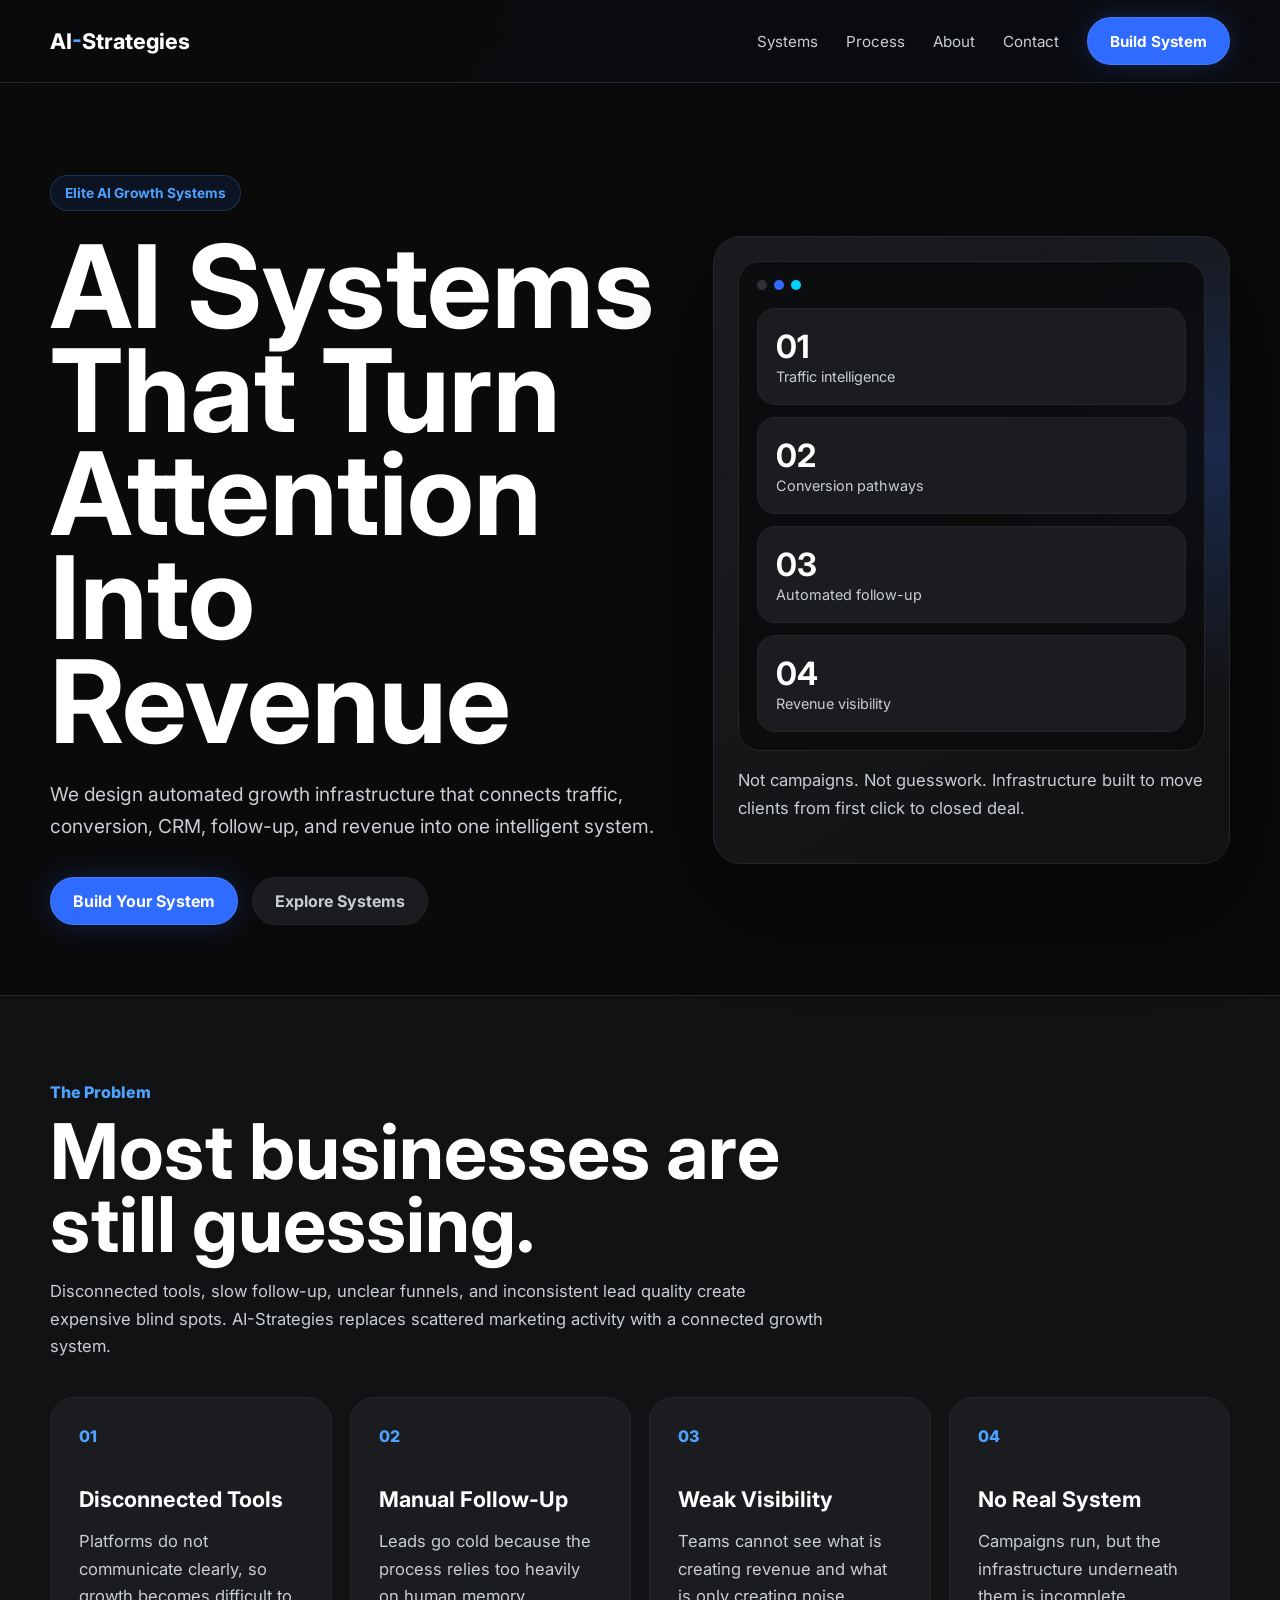
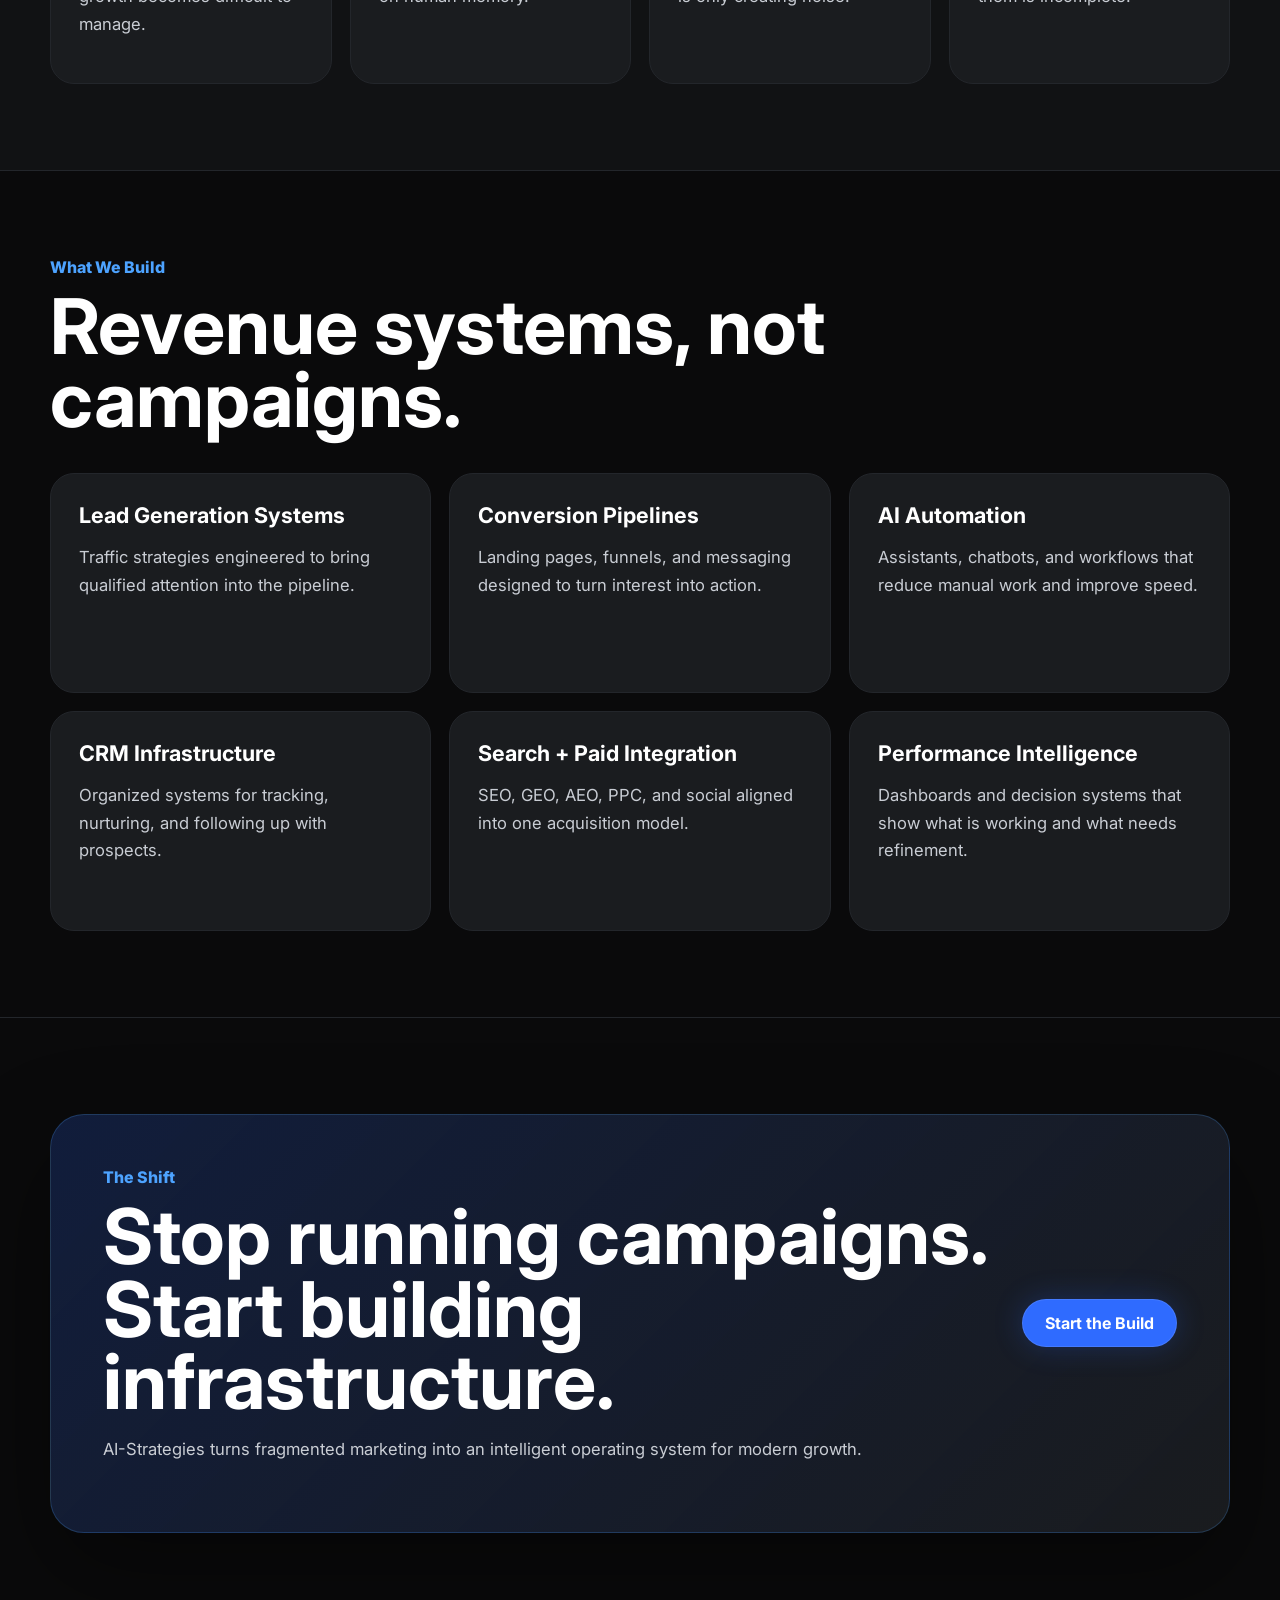
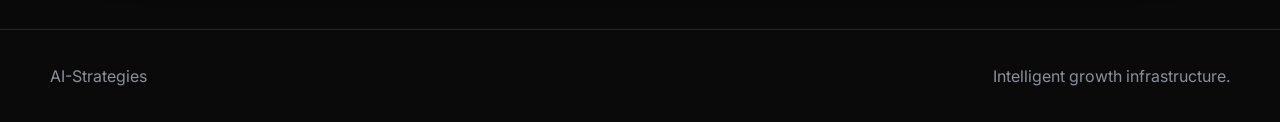
<file: index.html>
<!doctype html>
<html lang="en">
<head>
  <meta charset="utf-8">
  <meta name="viewport" content="width=device-width, initial-scale=1">
  <title>AI-Strategies | Intelligent Growth Infrastructure</title>
  <link rel="preconnect" href="https://fonts.googleapis.com">
  <link rel="preconnect" href="https://fonts.gstatic.com" crossorigin>
  <link href="https://fonts.googleapis.com/css2?family=Inter:wght@400;500;600;700;750;800&display=swap" rel="stylesheet">
  <link rel="stylesheet" href="CSS/style-rick-palette.css">
</head>
<body>

<nav class="nav">
  <div class="container nav-inner">
    <a class="logo" href="index.html">AI<span>-</span>Strategies</a>
    <div class="nav-links">
      <a href="systems.html">Systems</a>
      <a href="process.html">Process</a>
      <a href="about.html">About</a>
      <a href="contact.html">Contact</a>
      <a class="btn" href="contact.html">Build System</a>
    </div>
  </div>
</nav>

<main>

<section class="hero">
  <div class="container hero-grid">
    <div>
      <div class="eyebrow">Elite AI Growth Systems</div>
      <h1>AI Systems That Turn Attention Into Revenue</h1>
      <p class="hero-copy">We design automated growth infrastructure that connects traffic, conversion, CRM, follow-up, and revenue into one intelligent system.</p>
      <div class="hero-actions">
        <a class="btn" href="contact.html">Build Your System</a>
        <a class="btn secondary" href="systems.html">Explore Systems</a>
      </div>
    </div>
    <div class="hero-card">
      <div class="system-window">
        <div class="window-top"><span class="dot"></span><span class="dot"></span><span class="dot"></span></div>
        <div class="metric-grid">
          <div class="metric"><strong>01</strong><span>Traffic intelligence</span></div>
          <div class="metric"><strong>02</strong><span>Conversion pathways</span></div>
          <div class="metric"><strong>03</strong><span>Automated follow-up</span></div>
          <div class="metric"><strong>04</strong><span>Revenue visibility</span></div>
        </div>
      </div>
      <p>Not campaigns. Not guesswork. Infrastructure built to move clients from first click to closed deal.</p>
    </div>
  </div>
</section>

<section class="section">
  <div class="container">
    <div class="section-head">
      <div class="kicker">The Problem</div>
      <h2>Most businesses are still guessing.</h2>
      <p>Disconnected tools, slow follow-up, unclear funnels, and inconsistent lead quality create expensive blind spots. AI-Strategies replaces scattered marketing activity with a connected growth system.</p>
    </div>
    <div class="grid-4">
      <div class="card"><div class="num">01</div><h3>Disconnected Tools</h3><p>Platforms do not communicate clearly, so growth becomes difficult to manage.</p></div>
      <div class="card"><div class="num">02</div><h3>Manual Follow-Up</h3><p>Leads go cold because the process relies too heavily on human memory.</p></div>
      <div class="card"><div class="num">03</div><h3>Weak Visibility</h3><p>Teams cannot see what is creating revenue and what is only creating noise.</p></div>
      <div class="card"><div class="num">04</div><h3>No Real System</h3><p>Campaigns run, but the infrastructure underneath them is incomplete.</p></div>
    </div>
  </div>
</section>

<section class="section">
  <div class="container">
    <div class="section-head">
      <div class="kicker">What We Build</div>
      <h2>Revenue systems, not campaigns.</h2>
    </div>
    <div class="grid-3">
      <div class="card"><h3>Lead Generation Systems</h3><p>Traffic strategies engineered to bring qualified attention into the pipeline.</p></div>
      <div class="card"><h3>Conversion Pipelines</h3><p>Landing pages, funnels, and messaging designed to turn interest into action.</p></div>
      <div class="card"><h3>AI Automation</h3><p>Assistants, chatbots, and workflows that reduce manual work and improve speed.</p></div>
      <div class="card"><h3>CRM Infrastructure</h3><p>Organized systems for tracking, nurturing, and following up with prospects.</p></div>
      <div class="card"><h3>Search + Paid Integration</h3><p>SEO, GEO, AEO, PPC, and social aligned into one acquisition model.</p></div>
      <div class="card"><h3>Performance Intelligence</h3><p>Dashboards and decision systems that show what is working and what needs refinement.</p></div>
    </div>
  </div>
</section>

<section class="cta">
  <div class="container cta-box">
    <div>
      <div class="kicker">The Shift</div>
      <h2>Stop running campaigns. Start building infrastructure.</h2>
      <p>AI-Strategies turns fragmented marketing into an intelligent operating system for modern growth.</p>
    </div>
    <a class="btn" href="contact.html">Start the Build</a>
  </div>
</section>

</main>

<footer class="footer">
  <div class="container footer-inner">
    <div>AI-Strategies</div>
    <div>Intelligent growth infrastructure.</div>
  </div>
</footer>

</body>
</html>
</file>
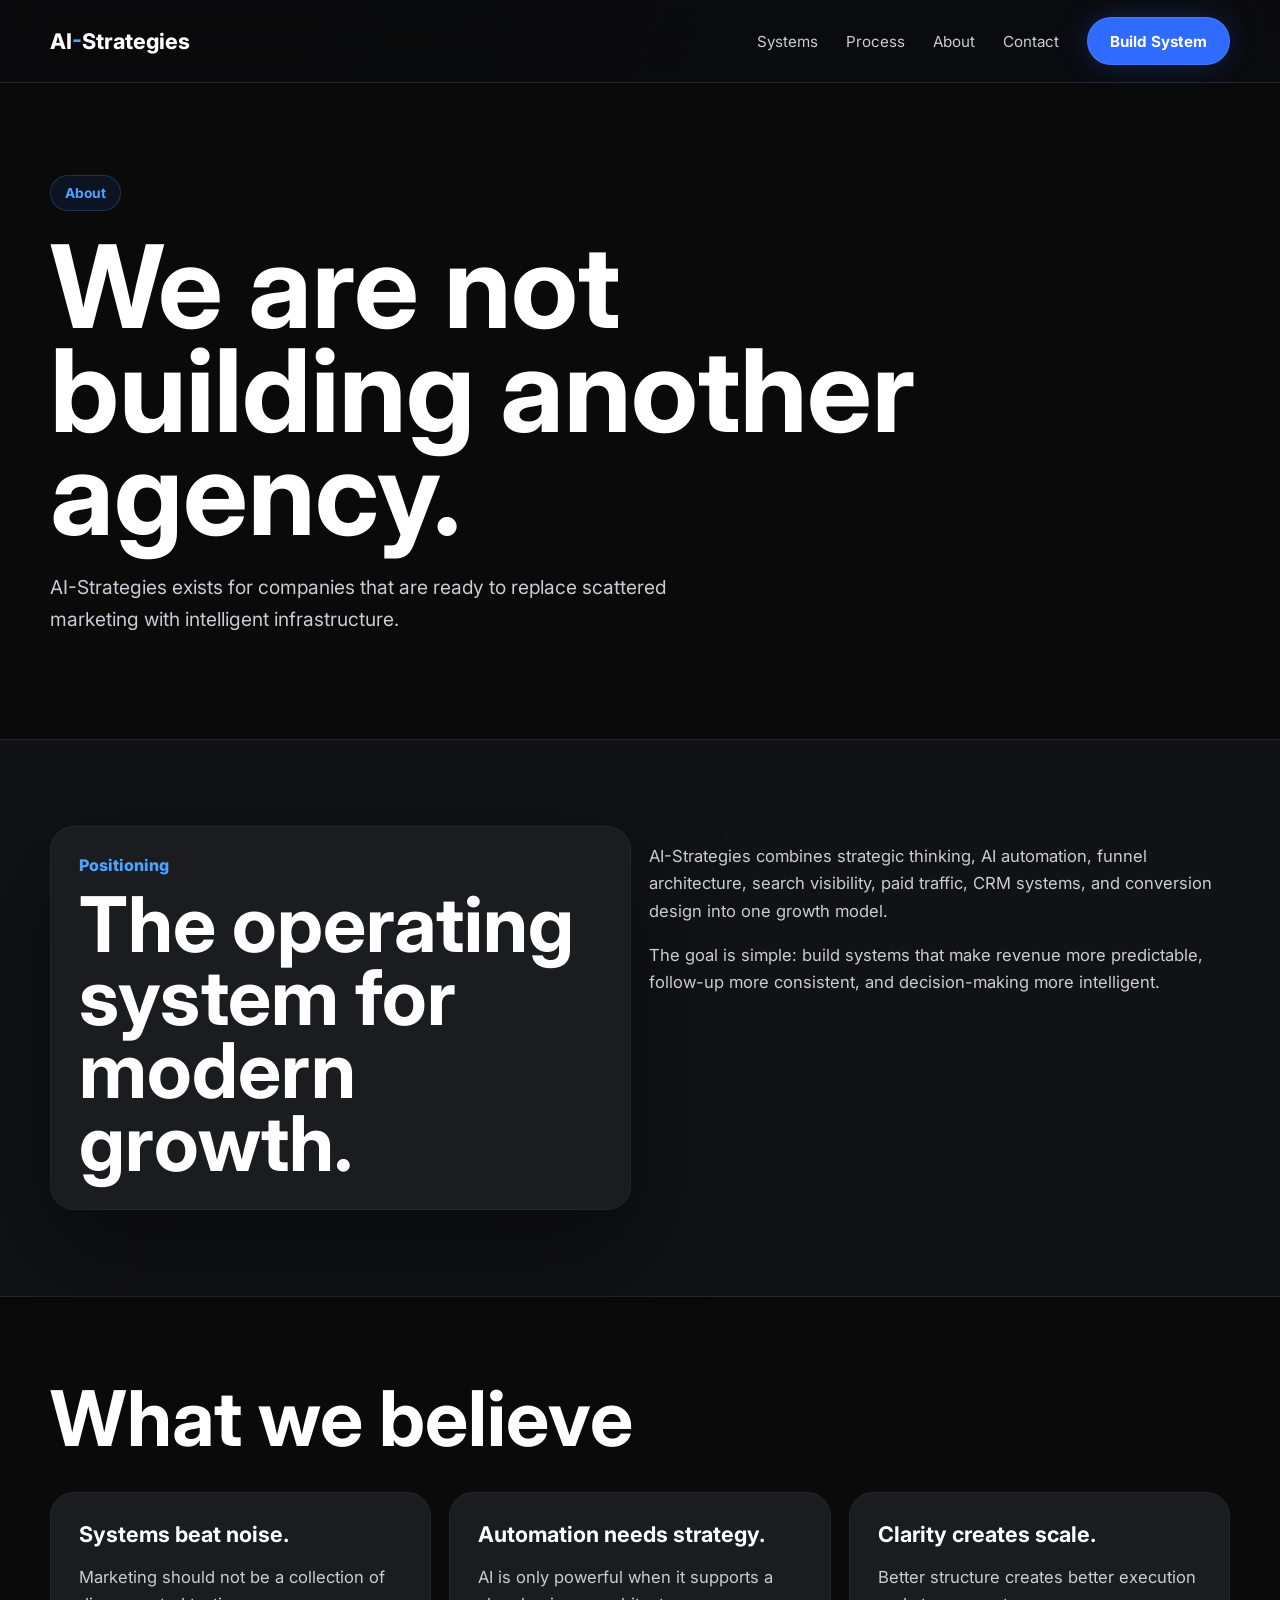
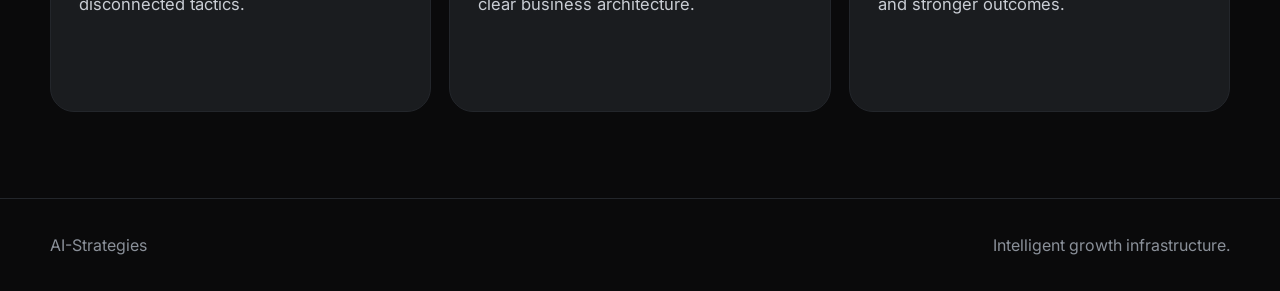
<file: about.html>
<!doctype html>
<html lang="en">
<head>
  <meta charset="utf-8">
  <meta name="viewport" content="width=device-width, initial-scale=1">
  <title>About | AI-Strategies</title>
  <link rel="preconnect" href="https://fonts.googleapis.com">
  <link rel="preconnect" href="https://fonts.gstatic.com" crossorigin>
  <link href="https://fonts.googleapis.com/css2?family=Inter:wght@400;500;600;700;750;800&display=swap" rel="stylesheet">
  <link rel="stylesheet" href="CSS/style-rick-palette.css">
</head>
<body>

<nav class="nav">
  <div class="container nav-inner">
    <a class="logo" href="index.html">AI<span>-</span>Strategies</a>
    <div class="nav-links">
      <a href="systems.html">Systems</a>
      <a href="process.html">Process</a>
      <a href="about.html">About</a>
      <a href="contact.html">Contact</a>
      <a class="btn" href="contact.html">Build System</a>
    </div>
  </div>
</nav>

<main>

<section class="hero">
  <div class="container">
    <div class="eyebrow">About</div>
    <h1>We are not building another agency.</h1>
    <p class="hero-copy">AI-Strategies exists for companies that are ready to replace scattered marketing with intelligent infrastructure.</p>
  </div>
</section>

<section class="section">
  <div class="container grid-2">
    <div class="panel card">
      <div class="kicker">Positioning</div>
      <h2>The operating system for modern growth.</h2>
    </div>
    <div>
      <p>AI-Strategies combines strategic thinking, AI automation, funnel architecture, search visibility, paid traffic, CRM systems, and conversion design into one growth model.</p>
      <p>The goal is simple: build systems that make revenue more predictable, follow-up more consistent, and decision-making more intelligent.</p>
    </div>
  </div>
</section>

<section class="section">
  <div class="container">
    <div class="section-head"><h2>What we believe</h2></div>
    <div class="grid-3">
      <div class="card"><h3>Systems beat noise.</h3><p>Marketing should not be a collection of disconnected tactics.</p></div>
      <div class="card"><h3>Automation needs strategy.</h3><p>AI is only powerful when it supports a clear business architecture.</p></div>
      <div class="card"><h3>Clarity creates scale.</h3><p>Better structure creates better execution and stronger outcomes.</p></div>
    </div>
  </div>
</section>

</main>

<footer class="footer">
  <div class="container footer-inner">
    <div>AI-Strategies</div>
    <div>Intelligent growth infrastructure.</div>
  </div>
</footer>

</body>
</html>
</file>
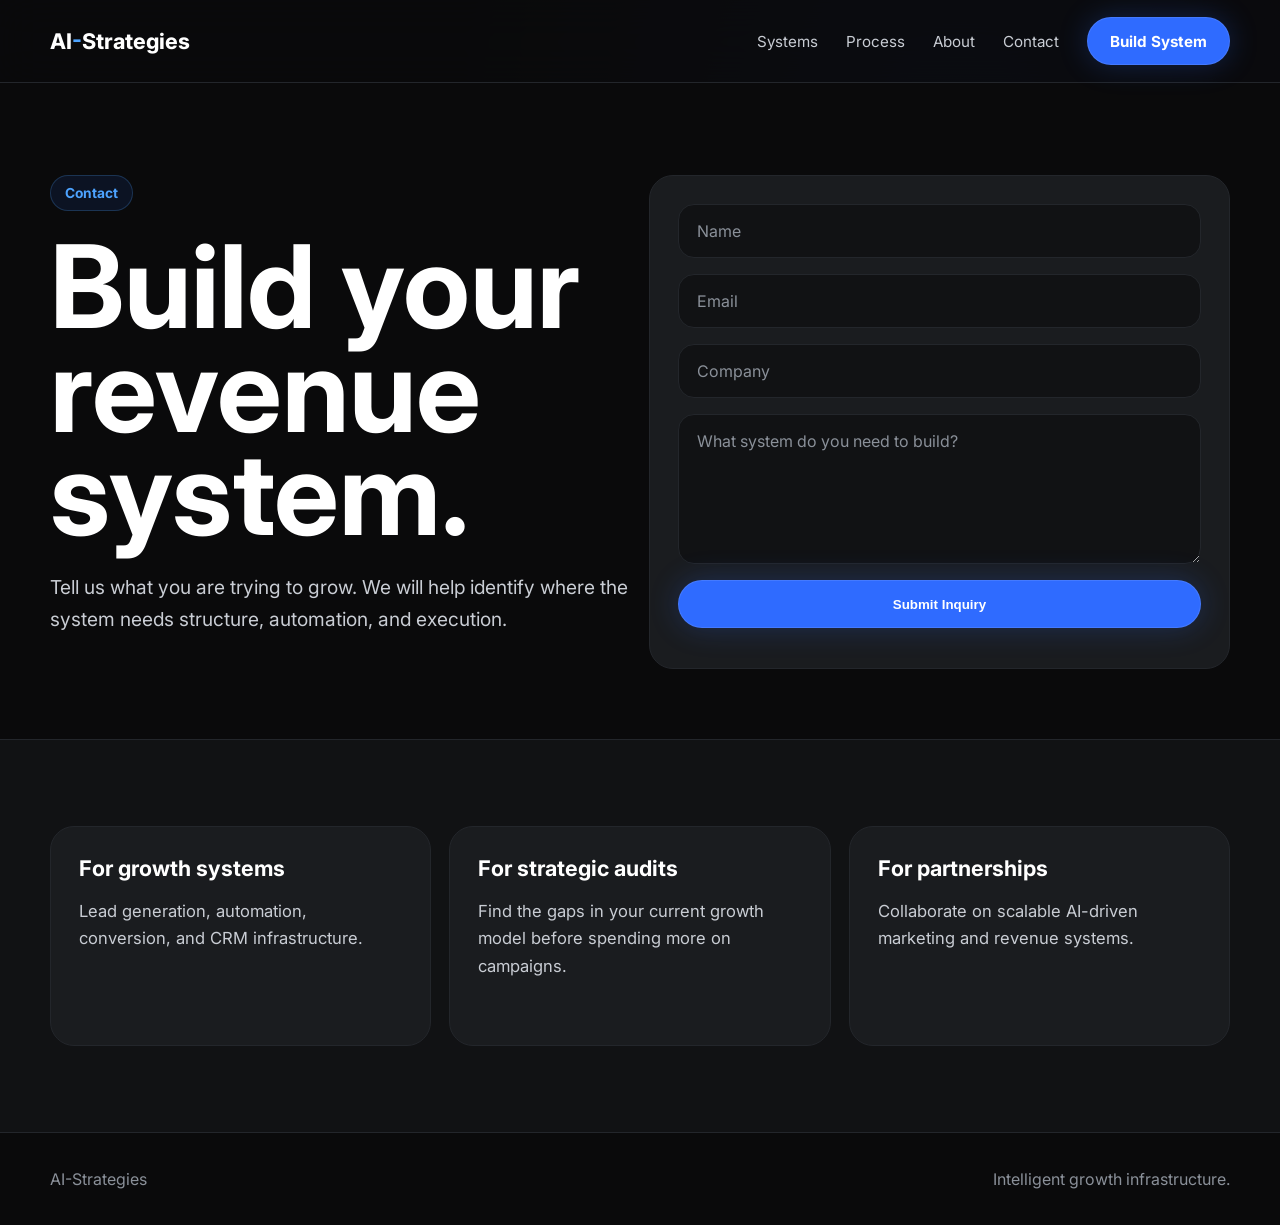
<file: contact.html>
<!doctype html>
<html lang="en">
<head>
  <meta charset="utf-8">
  <meta name="viewport" content="width=device-width, initial-scale=1">
  <title>Contact | AI-Strategies</title>
  <link rel="preconnect" href="https://fonts.googleapis.com">
  <link rel="preconnect" href="https://fonts.gstatic.com" crossorigin>
  <link href="https://fonts.googleapis.com/css2?family=Inter:wght@400;500;600;700;750;800&display=swap" rel="stylesheet">
  <link rel="stylesheet" href="CSS/style-rick-palette.css">
</head>
<body>

<nav class="nav">
  <div class="container nav-inner">
    <a class="logo" href="index.html">AI<span>-</span>Strategies</a>
    <div class="nav-links">
      <a href="systems.html">Systems</a>
      <a href="process.html">Process</a>
      <a href="about.html">About</a>
      <a href="contact.html">Contact</a>
      <a class="btn" href="contact.html">Build System</a>
    </div>
  </div>
</nav>

<main>

<section class="hero">
  <div class="container grid-2">
    <div>
      <div class="eyebrow">Contact</div>
      <h1>Build your revenue system.</h1>
      <p class="hero-copy">Tell us what you are trying to grow. We will help identify where the system needs structure, automation, and execution.</p>
    </div>
    <div class="card">
      <form class="form">
        <input type="text" placeholder="Name">
        <input type="email" placeholder="Email">
        <input type="text" placeholder="Company">
        <textarea placeholder="What system do you need to build?"></textarea>
        <button class="btn" type="button">Submit Inquiry</button>
      </form>
    </div>
  </div>
</section>

<section class="section">
  <div class="container grid-3">
    <div class="card"><h3>For growth systems</h3><p>Lead generation, automation, conversion, and CRM infrastructure.</p></div>
    <div class="card"><h3>For strategic audits</h3><p>Find the gaps in your current growth model before spending more on campaigns.</p></div>
    <div class="card"><h3>For partnerships</h3><p>Collaborate on scalable AI-driven marketing and revenue systems.</p></div>
  </div>
</section>

</main>

<footer class="footer">
  <div class="container footer-inner">
    <div>AI-Strategies</div>
    <div>Intelligent growth infrastructure.</div>
  </div>
</footer>

</body>
</html>
</file>
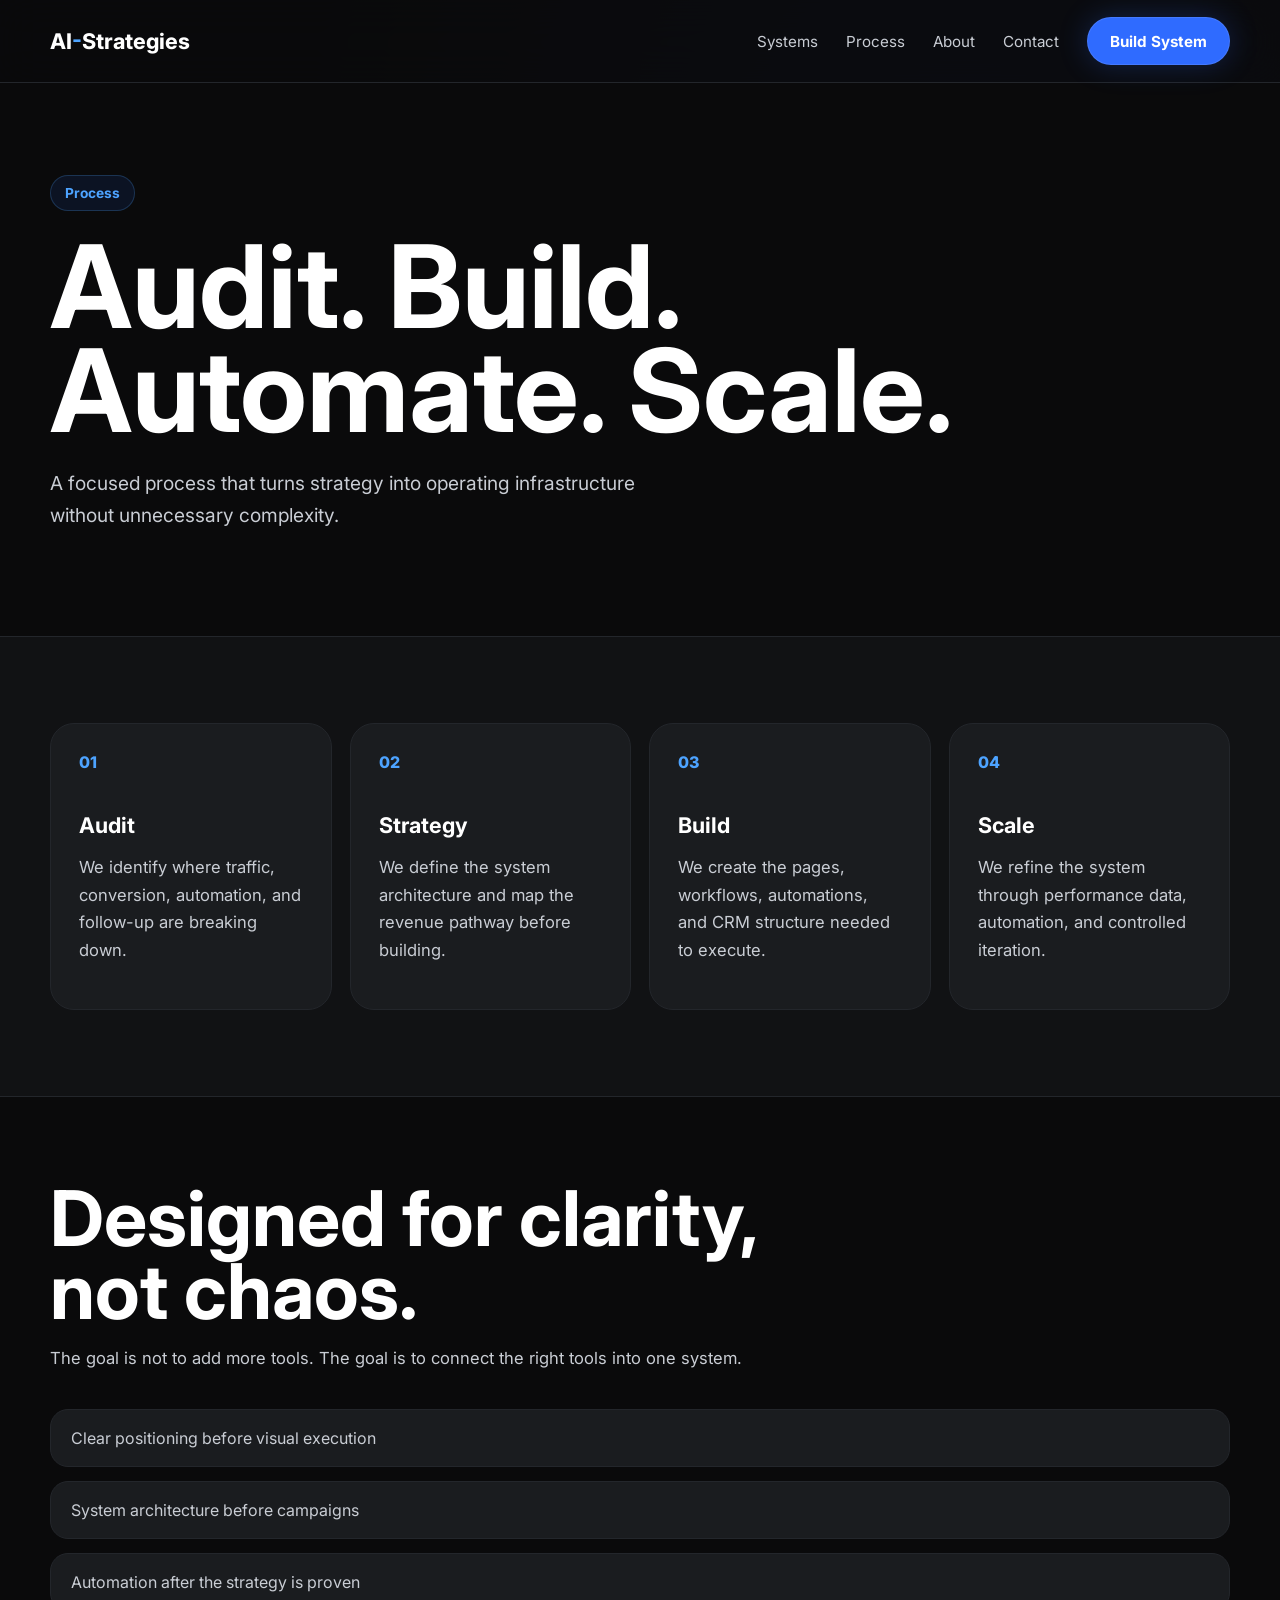
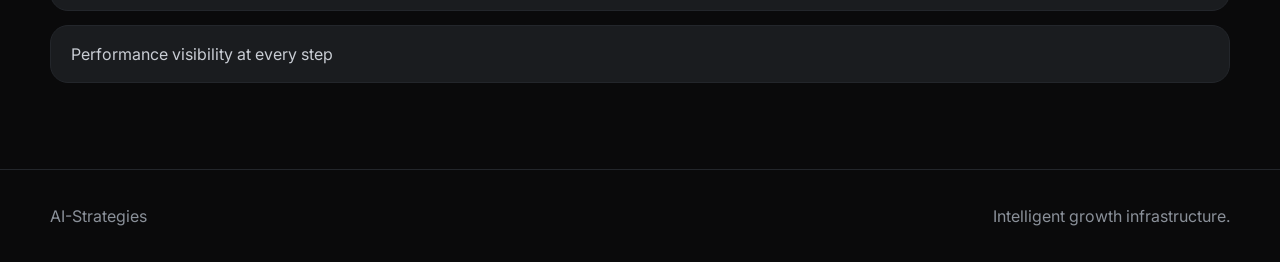
<file: process.html>
<!doctype html>
<html lang="en">
<head>
  <meta charset="utf-8">
  <meta name="viewport" content="width=device-width, initial-scale=1">
  <title>Process | AI-Strategies</title>
  <link rel="preconnect" href="https://fonts.googleapis.com">
  <link rel="preconnect" href="https://fonts.gstatic.com" crossorigin>
  <link href="https://fonts.googleapis.com/css2?family=Inter:wght@400;500;600;700;750;800&display=swap" rel="stylesheet">
  <link rel="stylesheet" href="CSS/style-rick-palette.css">
</head>
<body>

<nav class="nav">
  <div class="container nav-inner">
    <a class="logo" href="index.html">AI<span>-</span>Strategies</a>
    <div class="nav-links">
      <a href="systems.html">Systems</a>
      <a href="process.html">Process</a>
      <a href="about.html">About</a>
      <a href="contact.html">Contact</a>
      <a class="btn" href="contact.html">Build System</a>
    </div>
  </div>
</nav>

<main>

<section class="hero">
  <div class="container">
    <div class="eyebrow">Process</div>
    <h1>Audit. Build. Automate. Scale.</h1>
    <p class="hero-copy">A focused process that turns strategy into operating infrastructure without unnecessary complexity.</p>
  </div>
</section>

<section class="section">
  <div class="container grid-4">
    <div class="card"><div class="num">01</div><h3>Audit</h3><p>We identify where traffic, conversion, automation, and follow-up are breaking down.</p></div>
    <div class="card"><div class="num">02</div><h3>Strategy</h3><p>We define the system architecture and map the revenue pathway before building.</p></div>
    <div class="card"><div class="num">03</div><h3>Build</h3><p>We create the pages, workflows, automations, and CRM structure needed to execute.</p></div>
    <div class="card"><div class="num">04</div><h3>Scale</h3><p>We refine the system through performance data, automation, and controlled iteration.</p></div>
  </div>
</section>

<section class="section">
  <div class="container">
    <div class="section-head"><h2>Designed for clarity, not chaos.</h2><p>The goal is not to add more tools. The goal is to connect the right tools into one system.</p></div>
    <div class="list">
      <div class="list-item">Clear positioning before visual execution</div>
      <div class="list-item">System architecture before campaigns</div>
      <div class="list-item">Automation after the strategy is proven</div>
      <div class="list-item">Performance visibility at every step</div>
    </div>
  </div>
</section>

</main>

<footer class="footer">
  <div class="container footer-inner">
    <div>AI-Strategies</div>
    <div>Intelligent growth infrastructure.</div>
  </div>
</footer>

</body>
</html>
</file>
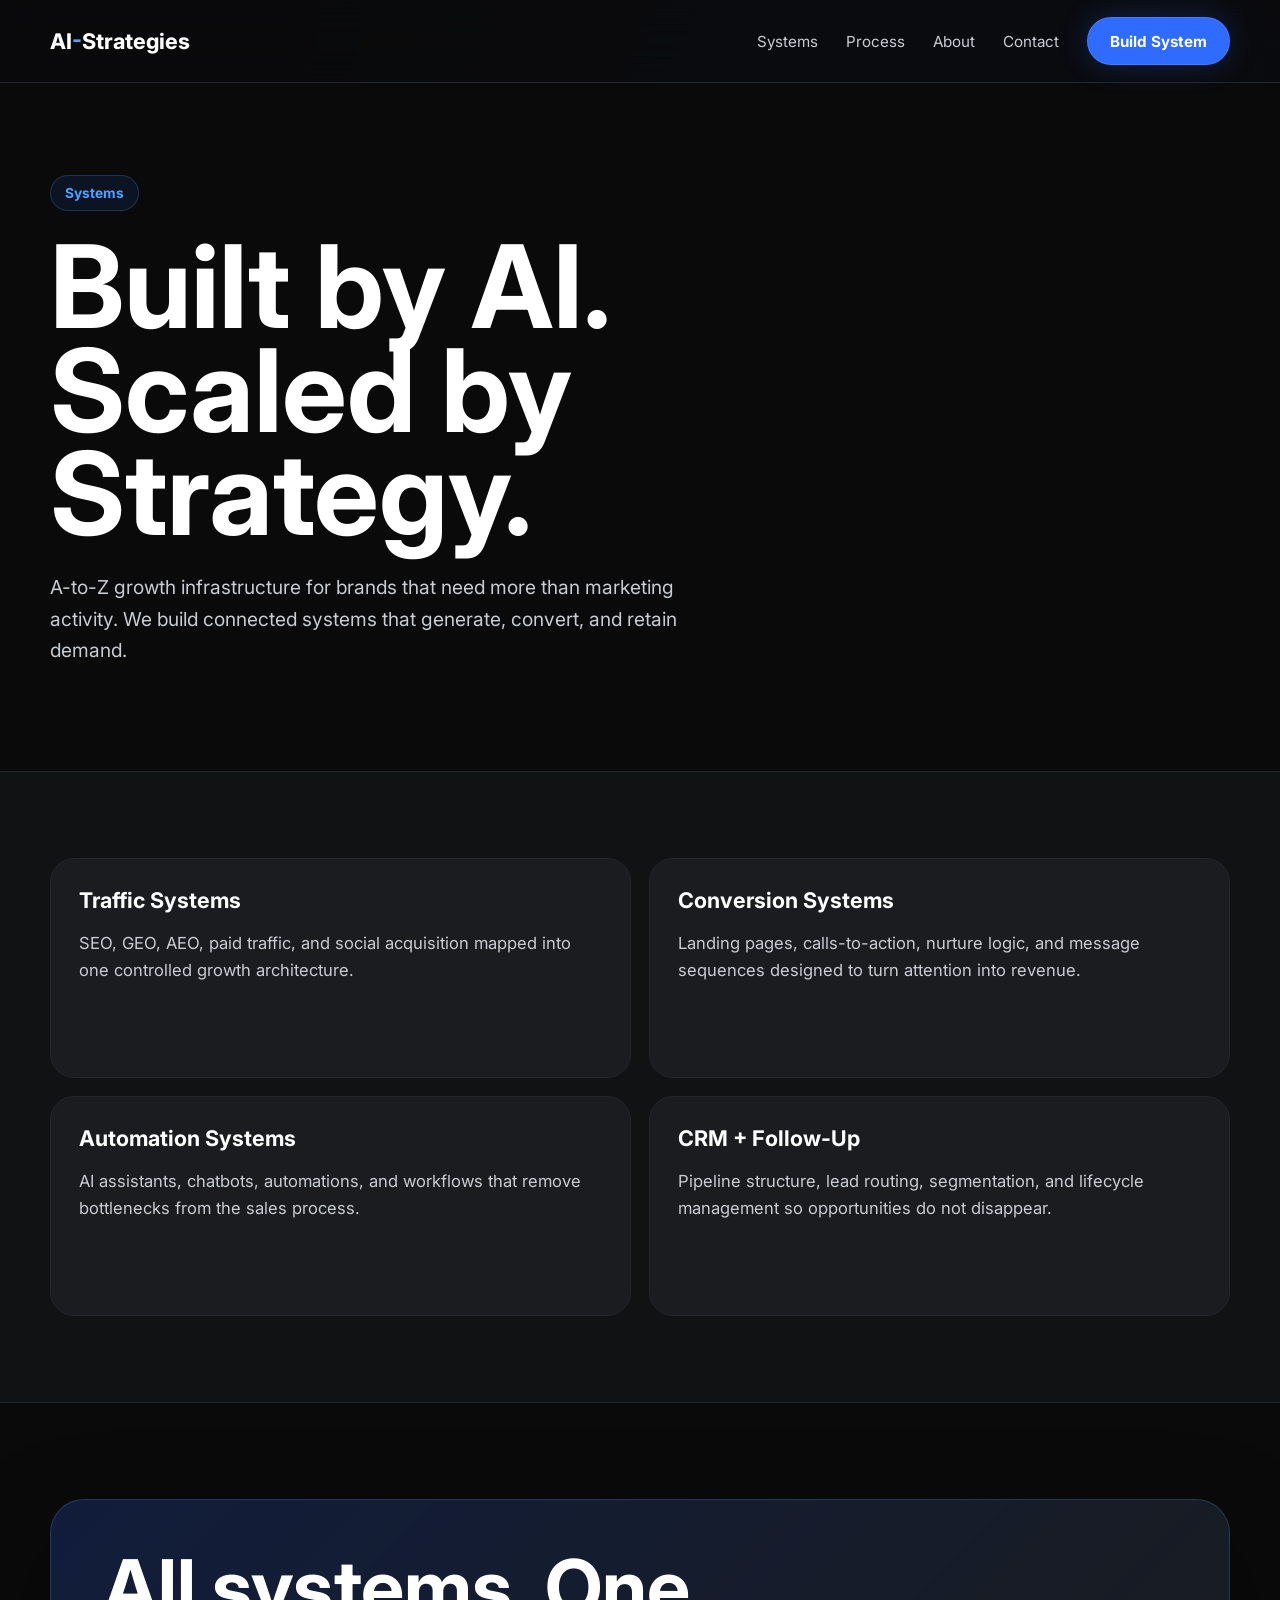
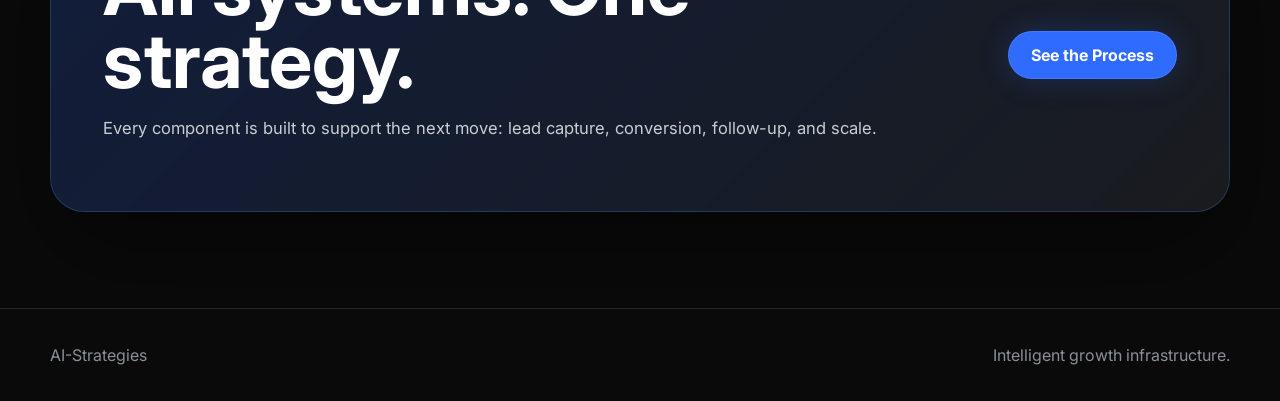
<file: systems.html>
<!doctype html>
<html lang="en">
<head>
  <meta charset="utf-8">
  <meta name="viewport" content="width=device-width, initial-scale=1">
  <title>Systems | AI-Strategies</title>
  <link rel="preconnect" href="https://fonts.googleapis.com">
  <link rel="preconnect" href="https://fonts.gstatic.com" crossorigin>
  <link href="https://fonts.googleapis.com/css2?family=Inter:wght@400;500;600;700;750;800&display=swap" rel="stylesheet">
  <link rel="stylesheet" href="CSS/style-rick-palette.css">
</head>
<body>

<nav class="nav">
  <div class="container nav-inner">
    <a class="logo" href="index.html">AI<span>-</span>Strategies</a>
    <div class="nav-links">
      <a href="systems.html">Systems</a>
      <a href="process.html">Process</a>
      <a href="about.html">About</a>
      <a href="contact.html">Contact</a>
      <a class="btn" href="contact.html">Build System</a>
    </div>
  </div>
</nav>

<main>

<section class="hero">
  <div class="container">
    <div class="eyebrow">Systems</div>
    <h1>Built by AI. Scaled by Strategy.</h1>
    <p class="hero-copy">A-to-Z growth infrastructure for brands that need more than marketing activity. We build connected systems that generate, convert, and retain demand.</p>
  </div>
</section>

<section class="section">
  <div class="container grid-2">
    <div class="card"><h3>Traffic Systems</h3><p>SEO, GEO, AEO, paid traffic, and social acquisition mapped into one controlled growth architecture.</p></div>
    <div class="card"><h3>Conversion Systems</h3><p>Landing pages, calls-to-action, nurture logic, and message sequences designed to turn attention into revenue.</p></div>
    <div class="card"><h3>Automation Systems</h3><p>AI assistants, chatbots, automations, and workflows that remove bottlenecks from the sales process.</p></div>
    <div class="card"><h3>CRM + Follow-Up</h3><p>Pipeline structure, lead routing, segmentation, and lifecycle management so opportunities do not disappear.</p></div>
  </div>
</section>

<section class="cta">
  <div class="container cta-box">
    <div><h2>All systems. One strategy.</h2><p>Every component is built to support the next move: lead capture, conversion, follow-up, and scale.</p></div>
    <a class="btn" href="process.html">See the Process</a>
  </div>
</section>

</main>

<footer class="footer">
  <div class="container footer-inner">
    <div>AI-Strategies</div>
    <div>Intelligent growth infrastructure.</div>
  </div>
</footer>

</body>
</html>
</file>
<file: CSS/style-rick-palette.css>
:root {
  /* Rick Method / AI-Strategies Elite + Futuristic Palette */
  --black: #0A0A0B;      /* 70% primary base: hero/main backgrounds */
  --charcoal: #111214;   /* 70% primary base: lifted alt sections */
  --panel: #1A1C1F;      /* 20% structure: cards/containers */
  --line: #23262B;       /* 20% structure: borders/dividers */
  --panel-2: #2E3238;    /* 20% structure: elevation/details */
  --text: #FFFFFF;       /* 3-5% contrast: headlines */
  --muted: #C9CDD4;      /* 3-5% contrast: body text */
  --soft: #8A9099;       /* 3-5% contrast: secondary text */
  --blue: #2F6BFF;       /* 7% AI signal: primary CTA */
  --blue-2: #4DA3FF;     /* 7% AI signal: hover/glow */
  --cyan: #00D1FF;       /* optional neon highlight, use minimally */
  --radius: 28px;
  --max: 1180px;
}

* { box-sizing: border-box; }

html {
  -webkit-text-size-adjust: 100%;
  text-size-adjust: 100%;
}

body {
  margin: 0;
  font-family: Inter, ui-sans-serif, system-ui, -apple-system, BlinkMacSystemFont, "Segoe UI", sans-serif;
  background: radial-gradient(circle at 75% 10%, rgba(47,107,255,0.14), transparent 34%),
              radial-gradient(circle at 20% 80%, rgba(0,209,255,0.045), transparent 30%),
              var(--black);
  color: var(--text);
  overflow-x: hidden;
}

a { color: inherit; text-decoration: none; }

img, svg {
  max-width: 100%;
  height: auto;
}

.container {
  width: min(var(--max), calc(100% - 40px));
  margin: 0 auto;
}

.nav {
  position: sticky;
  top: 0;
  z-index: 50;
  backdrop-filter: blur(20px);
  background: rgba(10,10,11,0.82);
  border-bottom: 1px solid var(--line);
}

.nav-inner {
  min-height: 82px;
  padding: 14px 0;
  display: flex;
  align-items: center;
  justify-content: space-between;
  gap: 22px;
}

.logo {
  font-weight: 750;
  letter-spacing: 0;
  font-size: 1.35rem;
  white-space: nowrap;
}

.logo span { color: var(--blue-2); }

.nav-links {
  display: flex;
  align-items: center;
  gap: 28px;
  color: var(--muted);
  font-size: 0.95rem;
  flex-wrap: wrap;
  justify-content: flex-end;
}

.nav-links a:hover { color: var(--text); }

.btn {
  display: inline-flex;
  align-items: center;
  justify-content: center;
  min-height: 48px;
  padding: 0 22px;
  border-radius: 999px;
  background: var(--blue);
  color: var(--text);
  font-weight: 700;
  letter-spacing: 0;
  border: 1px solid rgba(255,255,255,0.10);
  box-shadow: 0 0 30px rgba(47,107,255,0.24);
  text-align: center;
  white-space: nowrap;
}

.btn:hover {
  background: var(--blue-2);
  box-shadow: 0 0 40px rgba(77,163,255,0.32);
}

.btn.secondary {
  background: var(--panel);
  color: var(--muted);
  border: 1px solid var(--line);
  box-shadow: none;
}

.btn.secondary:hover {
  color: var(--text);
  background: var(--panel-2);
}

.hero {
  padding: 92px 0 70px;
  background: var(--black);
}

.hero-grid {
  display: grid;
  grid-template-columns: 1.08fr 0.92fr;
  gap: 56px;
  align-items: center;
}

.eyebrow {
  display: inline-flex;
  align-items: center;
  gap: 10px;
  color: var(--blue-2);
  background: rgba(47,107,255,0.10);
  border: 1px solid rgba(77,163,255,0.22);
  border-radius: 999px;
  padding: 9px 14px;
  font-weight: 700;
  font-size: 0.86rem;
  margin-bottom: 24px;
}

h1 {
  font-size: 7.2rem;
  line-height: 0.9;
  letter-spacing: 0;
  margin: 0;
  max-width: 920px;
}

h2 {
  font-size: 4.8rem;
  line-height: 0.95;
  letter-spacing: 0;
  margin: 0;
}

h3 {
  font-size: 1.35rem;
  letter-spacing: 0;
  margin: 0 0 12px;
}

p {
  color: var(--muted);
  font-size: 1.04rem;
  line-height: 1.65;
}

.hero-copy {
  max-width: 650px;
  font-size: 1.2rem;
  margin: 26px 0 34px;
}

.hero-actions {
  display: flex;
  gap: 14px;
  flex-wrap: wrap;
}

.hero-card, .panel {
  background: linear-gradient(145deg, rgba(26,28,31,0.96), rgba(17,18,20,0.92));
  border: 1px solid var(--line);
  border-radius: var(--radius);
  box-shadow: 0 40px 100px rgba(0,0,0,0.48);
}

.hero-card {
  padding: 24px;
  min-height: 520px;
  display: flex;
  flex-direction: column;
  justify-content: space-between;
  overflow: hidden;
  position: relative;
}

.hero-card::before {
  content: "";
  position: absolute;
  inset: -30%;
  background: radial-gradient(circle, rgba(47,107,255,0.22), transparent 36%);
  transform: translate(30%, -10%);
}

.system-window {
  position: relative;
  border-radius: 22px;
  background: rgba(10,10,11,0.82);
  border: 1px solid var(--line);
  padding: 18px;
}

.window-top {
  display: flex;
  gap: 7px;
  margin-bottom: 18px;
}

.dot { width: 10px; height: 10px; border-radius: 50%; background: var(--panel-2); }
.dot:nth-child(2) { background: var(--blue); }
.dot:nth-child(3) { background: var(--cyan); }

.metric-grid {
  display: grid;
  gap: 12px;
}

.metric {
  border-radius: 18px;
  background: var(--panel);
  border: 1px solid var(--line);
  padding: 18px;
}

.metric strong {
  display: block;
  font-size: 2rem;
  letter-spacing: 0;
}

.metric span { color: var(--muted); font-size: 0.9rem; }

.section {
  padding: 86px 0;
  border-top: 1px solid var(--line);
  background: var(--black);
}

/* Adds slight depth without changing HTML */
.section:nth-of-type(even) {
  background: var(--charcoal);
}

.section-head {
  max-width: 780px;
  margin-bottom: 36px;
}

.grid-3, .grid-4, .grid-2 {
  display: grid;
  gap: 18px;
}

.grid-3 { grid-template-columns: repeat(3, 1fr); }
.grid-4 { grid-template-columns: repeat(4, 1fr); }
.grid-2 { grid-template-columns: repeat(2, 1fr); }

.card {
  background: var(--panel);
  border: 1px solid var(--line);
  border-radius: 24px;
  padding: 28px;
  min-height: 220px;
  transition: 180ms ease;
  overflow-wrap: anywhere;
}

.card:hover {
  background: #1D2028;
  border-color: var(--panel-2);
}

.card .num {
  color: var(--blue-2);
  font-weight: 800;
  margin-bottom: 40px;
}

.kicker {
  color: var(--blue-2);
  font-weight: 800;
  margin-bottom: 14px;
}

.list {
  display: grid;
  gap: 14px;
  margin-top: 24px;
}

.list-item {
  padding: 18px 20px;
  border: 1px solid var(--line);
  background: var(--panel);
  border-radius: 18px;
  color: var(--muted);
}

.cta {
  padding: 96px 0;
  background: var(--black);
  border-top: 1px solid var(--line);
}

.cta-box {
  border-radius: 34px;
  background: linear-gradient(135deg, rgba(47,107,255,0.20), rgba(26,28,31,0.98));
  border: 1px solid rgba(77,163,255,0.22);
  padding: 52px;
  display: grid;
  grid-template-columns: 1fr auto;
  gap: 30px;
  align-items: center;
  box-shadow: 0 40px 100px rgba(0,0,0,0.42);
}

.footer {
  padding: 36px 0;
  color: var(--soft);
  border-top: 1px solid var(--line);
  background: var(--black);
}

.footer-inner {
  display: flex;
  justify-content: space-between;
  gap: 20px;
}

.form {
  display: grid;
  gap: 16px;
}

input, textarea {
  width: 100%;
  border: 1px solid var(--line);
  background: var(--charcoal);
  color: var(--text);
  border-radius: 16px;
  padding: 16px 18px;
  font: inherit;
  min-height: 52px;
}

input::placeholder, textarea::placeholder {
  color: var(--soft);
}

input:focus, textarea:focus {
  outline: none;
  border-color: var(--blue);
  box-shadow: 0 0 0 3px rgba(47,107,255,0.16);
}

textarea { min-height: 150px; resize: vertical; }

@media (max-width: 1100px) {
  .container {
    width: min(var(--max), calc(100% - 36px));
  }

  .hero-grid {
    grid-template-columns: 1fr;
    gap: 38px;
  }

  .hero-card {
    min-height: auto;
  }

  .grid-4 {
    grid-template-columns: repeat(2, 1fr);
  }
}

@media (max-width: 900px) {
  .hero-grid, .grid-2, .grid-3, .grid-4, .cta-box {
    grid-template-columns: 1fr;
  }

  .nav-inner {
    align-items: flex-start;
    flex-direction: column;
  }

  .nav-links {
    width: 100%;
    gap: 10px;
    justify-content: flex-start;
  }

  .nav-links a:not(.btn) {
    border: 1px solid var(--line);
    border-radius: 999px;
    background: rgba(26,28,31,0.74);
    padding: 10px 14px;
  }

  .nav-links .btn {
    min-height: 42px;
    padding: 0 16px;
  }

  .hero {
    padding: 64px 0 58px;
  }

  .section {
    padding: 66px 0;
  }

  .cta {
    padding: 72px 0;
  }

  .cta-box {
    padding: 36px;
  }

  h1 {
    font-size: 5.8rem;
    max-width: 760px;
  }

  h2 {
    font-size: 4rem;
  }

  .hero-copy {
    max-width: 680px;
    font-size: 1.12rem;
  }

  .footer-inner {
    align-items: flex-start;
    flex-direction: column;
  }
}

@media (max-width: 620px) {
  :root {
    --radius: 20px;
  }

  body {
    background: radial-gradient(circle at 70% 0%, rgba(47,107,255,0.12), transparent 30%),
                var(--black);
  }

  .container {
    width: min(var(--max), calc(100% - 28px));
  }

  .nav {
    position: static;
  }

  .nav-inner {
    min-height: auto;
    padding: 18px 0;
    gap: 16px;
  }

  .logo {
    font-size: 1.18rem;
  }

  .nav-links {
    display: grid;
    grid-template-columns: repeat(2, minmax(0, 1fr));
    gap: 8px;
  }

  .nav-links a {
    min-width: 0;
    text-align: center;
  }

  .nav-links a:not(.btn),
  .nav-links .btn {
    width: 100%;
    min-height: 44px;
    padding: 0 12px;
    font-size: 0.9rem;
  }

  .nav-links .btn {
    grid-column: 1 / -1;
  }

  .hero {
    padding: 46px 0 48px;
  }

  .hero-grid {
    gap: 28px;
  }

  .eyebrow {
    max-width: 100%;
    margin-bottom: 18px;
    padding: 8px 12px;
    font-size: 0.78rem;
  }

  h1 {
    font-size: 3.35rem;
    line-height: 0.94;
  }

  h2 {
    font-size: 2.65rem;
    line-height: 1;
  }

  h3 {
    font-size: 1.18rem;
  }

  p {
    font-size: 0.98rem;
    line-height: 1.6;
  }

  .hero-copy {
    font-size: 1.02rem;
    margin: 20px 0 26px;
  }

  .hero-actions {
    display: grid;
    grid-template-columns: 1fr;
    gap: 10px;
  }

  .hero-actions .btn,
  .cta-box .btn,
  .form .btn {
    width: 100%;
  }

  .hero-card,
  .card {
    border-radius: 20px;
  }

  .hero-card {
    padding: 18px;
  }

  .system-window {
    border-radius: 18px;
    padding: 14px;
  }

  .metric {
    border-radius: 15px;
    padding: 16px;
  }

  .metric strong {
    font-size: 1.68rem;
  }

  .section {
    padding: 54px 0;
  }

  .section-head {
    margin-bottom: 28px;
  }

  .grid-3,
  .grid-4,
  .grid-2 {
    gap: 12px;
  }

  .card {
    min-height: auto;
    padding: 22px;
  }

  .card .num {
    margin-bottom: 28px;
  }

  .list-item {
    border-radius: 16px;
    padding: 16px;
  }

  .cta {
    padding: 58px 0;
  }

  .cta-box {
    border-radius: 22px;
    padding: 26px;
    gap: 20px;
  }

  input, textarea {
    border-radius: 14px;
    padding: 15px 16px;
    font-size: 1rem;
  }

  .footer {
    padding: 28px 0;
  }
}

@media (max-width: 380px) {
  .container {
    width: min(var(--max), calc(100% - 22px));
  }

  .nav-links {
    grid-template-columns: 1fr;
  }

  h1 {
    font-size: 2.7rem;
  }

  .btn {
    white-space: normal;
  }
}
</file>
